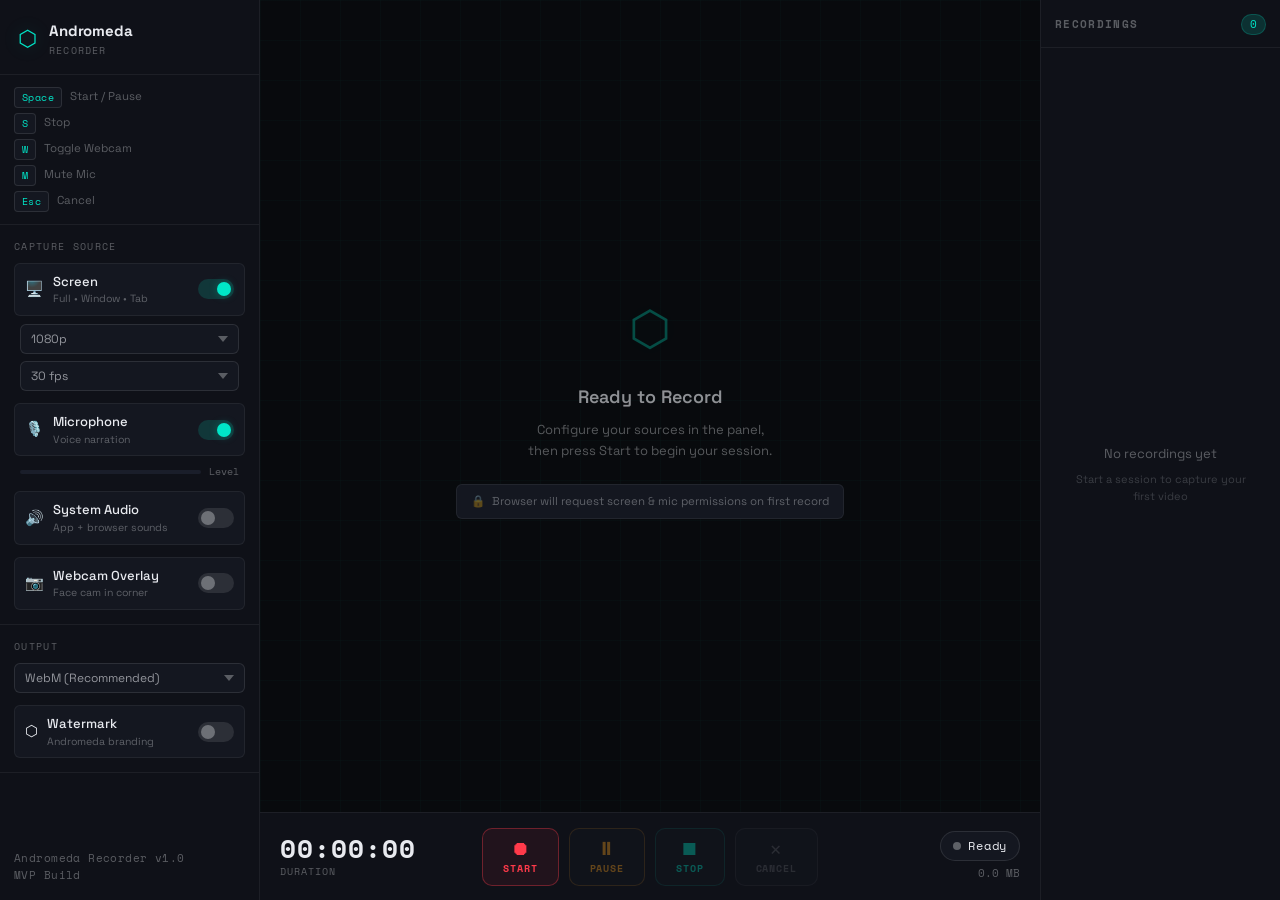
<file: index.html>
<!DOCTYPE html>
<html lang="en">
<head>
  <meta charset="UTF-8" />
  <meta name="viewport" content="width=device-width, initial-scale=1.0" />
  <title>Andromeda Recorder — Studio</title>
  <link rel="preconnect" href="https://fonts.googleapis.com" />
  <link href="https://fonts.googleapis.com/css2?family=Space+Grotesk:wght@300;400;500;600;700&family=Space+Mono:wght@400;700&display=swap" rel="stylesheet" />
  <link rel="stylesheet" href="styles.css" />
</head>
<body>

<!-- ══════════════════════════════════════════════════
     ANDROMEDA RECORDER — Professional Studio Interface
     Web-based · MediaRecorder API · WebRTC
══════════════════════════════════════════════════ -->

<!-- Recording Indicator (top-left, always visible while recording) -->
<div class="rec-indicator" id="recIndicator">
  <span class="rec-dot"></span>
  <span class="rec-label">REC</span>
  <span class="rec-timer" id="indicatorTimer">00:00</span>
</div>

<!-- Watermark overlay (appears on preview + can be toggled) -->
<div class="watermark" id="watermark">
  <span class="wm-logo">⬡</span>
  <span class="wm-text">ANDROMEDA</span>
</div>

<!-- ══ MAIN APP SHELL ══ -->
<div class="app-shell">

  <!-- ── SIDEBAR ── -->
  <aside class="sidebar">
    <div class="sidebar-logo">
      <span class="logo-icon">⬡</span>
      <div>
        <span class="logo-name">Andromeda</span>
        <span class="logo-sub">Recorder</span>
      </div>
    </div>

    <!-- Keyboard shortcut hints -->
    <div class="shortcut-hints">
      <div class="hint"><kbd>Space</kbd> Start / Pause</div>
      <div class="hint"><kbd>S</kbd> Stop</div>
      <div class="hint"><kbd>W</kbd> Toggle Webcam</div>
      <div class="hint"><kbd>M</kbd> Mute Mic</div>
      <div class="hint"><kbd>Esc</kbd> Cancel</div>
    </div>

    <!-- Source selection -->
    <div class="sidebar-section">
      <div class="section-label">CAPTURE SOURCE</div>

      <div class="source-group">
        <label class="toggle-row" id="screenToggleRow">
          <div class="toggle-info">
            <span class="toggle-icon">🖥️</span>
            <div>
              <span class="toggle-title">Screen</span>
              <span class="toggle-sub">Full • Window • Tab</span>
            </div>
          </div>
          <label class="switch">
            <input type="checkbox" id="screenToggle" checked>
            <span class="slider"></span>
          </label>
        </label>

        <div class="sub-options" id="screenSubOptions">
          <select class="mini-select" id="screenQuality">
            <option value="720">720p</option>
            <option value="1080" selected>1080p</option>
            <option value="1440">1440p (if supported)</option>
          </select>
          <select class="mini-select" id="frameRate">
            <option value="24">24 fps</option>
            <option value="30" selected>30 fps</option>
            <option value="60">60 fps</option>
          </select>
        </div>
      </div>

      <div class="source-group">
        <label class="toggle-row">
          <div class="toggle-info">
            <span class="toggle-icon">🎙️</span>
            <div>
              <span class="toggle-title">Microphone</span>
              <span class="toggle-sub">Voice narration</span>
            </div>
          </div>
          <label class="switch">
            <input type="checkbox" id="micToggle" checked>
            <span class="slider"></span>
          </label>
        </label>
        <div class="sub-options">
          <div class="mic-level-wrap">
            <div class="mic-level-bar">
              <div class="mic-level-fill" id="micLevelFill"></div>
            </div>
            <span class="mic-level-label">Level</span>
          </div>
        </div>
      </div>

      <div class="source-group">
        <label class="toggle-row">
          <div class="toggle-info">
            <span class="toggle-icon">🔊</span>
            <div>
              <span class="toggle-title">System Audio</span>
              <span class="toggle-sub">App + browser sounds</span>
            </div>
          </div>
          <label class="switch">
            <input type="checkbox" id="sysAudioToggle">
            <span class="slider"></span>
          </label>
        </label>
      </div>

      <div class="source-group">
        <label class="toggle-row">
          <div class="toggle-info">
            <span class="toggle-icon">📷</span>
            <div>
              <span class="toggle-title">Webcam Overlay</span>
              <span class="toggle-sub">Face cam in corner</span>
            </div>
          </div>
          <label class="switch">
            <input type="checkbox" id="webcamToggle">
            <span class="slider"></span>
          </label>
        </label>
        <div class="sub-options" id="webcamSubOptions" style="display:none">
          <div class="section-label" style="margin-top:0">POSITION</div>
          <div class="position-grid">
            <button class="pos-btn" data-pos="top-left">↖</button>
            <button class="pos-btn" data-pos="top-right">↗</button>
            <button class="pos-btn active" data-pos="bottom-left">↙</button>
            <button class="pos-btn" data-pos="bottom-right">↘</button>
          </div>
          <div class="section-label" style="margin-top:10px">SIZE</div>
          <input type="range" class="mini-range" id="webcamSize" min="100" max="320" value="180" />
          <span class="range-val" id="webcamSizeVal">180px</span>
        </div>
      </div>
    </div>

    <!-- Output settings -->
    <div class="sidebar-section">
      <div class="section-label">OUTPUT</div>
      <div class="source-group">
        <select class="mini-select full-width" id="outputFormat">
          <option value="webm">WebM (Recommended)</option>
          <option value="mp4">MP4 (Compatibility)</option>
        </select>
      </div>
      <div class="source-group">
        <label class="toggle-row">
          <div class="toggle-info">
            <span class="toggle-icon">⬡</span>
            <div>
              <span class="toggle-title">Watermark</span>
              <span class="toggle-sub">Andromeda branding</span>
            </div>
          </div>
          <label class="switch">
            <input type="checkbox" id="watermarkToggle">
            <span class="slider"></span>
          </label>
        </label>
        <div class="sub-options" id="watermarkSubOptions" style="display:none">
          <input type="text" class="mini-input" id="watermarkText" value="ANDROMEDA" placeholder="Brand name" maxlength="20" />
        </div>
      </div>
    </div>

    <!-- Sidebar version -->
    <div class="sidebar-footer">
      <span>Andromeda Recorder v1.0</span>
      <span>MVP Build</span>
    </div>
  </aside>

  <!-- ── MAIN CONTENT ── -->
  <main class="main-content">

    <!-- Preview area -->
    <div class="preview-area">
      <!-- Idle state -->
      <div class="preview-idle" id="previewIdle">
        <div class="idle-icon">⬡</div>
        <p class="idle-title">Ready to Record</p>
        <p class="idle-sub">Configure your sources in the panel,<br>then press Start to begin your session.</p>
        <div class="idle-browser-note">
          <span>🔒</span>
          <span>Browser will request screen & mic permissions on first record</span>
        </div>
      </div>

      <!-- Live preview video (screen share preview) -->
      <video id="previewVideo" class="preview-video" autoplay muted playsinline></video>

      <!-- Webcam overlay — draggable / resizable -->
      <div class="webcam-overlay" id="webcamOverlay" style="display:none">
        <video id="webcamVideo" autoplay muted playsinline></video>
        <div class="webcam-resize-handle" id="webcamResizeHandle"></div>
        <div class="webcam-drag-hint">⤢ drag</div>
      </div>

      <!-- Countdown overlay -->
      <div class="countdown-overlay" id="countdownOverlay" style="display:none">
        <div class="countdown-num" id="countdownNum">3</div>
        <div class="countdown-label">Starting in...</div>
      </div>

      <!-- Paused overlay -->
      <div class="paused-overlay" id="pausedOverlay" style="display:none">
        <div class="paused-icon">⏸</div>
        <div class="paused-label">PAUSED</div>
      </div>
    </div>

    <!-- ── CONTROL BAR ── -->
    <div class="control-bar">

      <!-- Timer section -->
      <div class="control-timer">
        <div class="timer-display" id="timerDisplay">00:00:00</div>
        <div class="timer-sub" id="timerSub">Duration</div>
      </div>

      <!-- Main controls -->
      <div class="control-center">
        <!-- START button -->
        <button class="ctrl-btn btn-start" id="btnStart" title="Start Recording (Space)">
          <span class="btn-icon">⏺</span>
          <span class="btn-label">START</span>
        </button>

        <!-- PAUSE button -->
        <button class="ctrl-btn btn-pause" id="btnPause" title="Pause Recording (Space)" disabled>
          <span class="btn-icon">⏸</span>
          <span class="btn-label">PAUSE</span>
        </button>

        <!-- STOP button -->
        <button class="ctrl-btn btn-stop" id="btnStop" title="Stop Recording (S)" disabled>
          <span class="btn-icon">⏹</span>
          <span class="btn-label">STOP</span>
        </button>

        <!-- Cancel button -->
        <button class="ctrl-btn btn-cancel" id="btnCancel" title="Cancel & Discard (Esc)" disabled>
          <span class="btn-icon">✕</span>
          <span class="btn-label">CANCEL</span>
        </button>
      </div>

      <!-- Status section -->
      <div class="control-status">
        <div class="status-pill" id="statusPill">
          <span class="status-dot dot-idle"></span>
          <span class="status-text" id="statusText">Ready</span>
        </div>
        <div class="status-size" id="statusSize">0.0 MB</div>
      </div>

    </div>

  </main>

  <!-- ── RECORDINGS PANEL ── -->
  <div class="recordings-panel">
    <div class="recordings-header">
      <span class="recordings-title">Recordings</span>
      <span class="recordings-count" id="recordingsCount">0</span>
    </div>
    <div class="recordings-list" id="recordingsList">
      <div class="recordings-empty">
        <span>No recordings yet</span>
        <span class="recordings-empty-sub">Start a session to capture your first video</span>
      </div>
    </div>
  </div>

</div>

<!-- ══ EDITOR MODAL ══ -->
<div class="modal-backdrop" id="editorBackdrop" style="display:none">
  <div class="editor-modal">
    <div class="editor-header">
      <div class="editor-title">
        <span class="editor-icon">✂️</span>
        <span id="editorFilename">recording.webm</span>
      </div>
      <button class="editor-close" id="editorClose">✕</button>
    </div>

    <!-- Editor preview -->
    <div class="editor-preview">
      <video id="editorVideo" controls></video>
    </div>

    <!-- Trim controls -->
    <div class="editor-trim-section">
      <div class="trim-label">TRIM</div>
      <div class="trim-timeline" id="trimTimeline">
        <div class="trim-track">
          <!-- Trim handles -->
          <div class="trim-handle trim-start" id="trimStart"></div>
          <div class="trim-selection" id="trimSelection"></div>
          <div class="trim-handle trim-end" id="trimEnd"></div>
          <!-- Playhead -->
          <div class="trim-playhead" id="trimPlayhead"></div>
        </div>
        <div class="trim-time-labels">
          <span id="trimStartLabel">0:00</span>
          <span id="trimEndLabel">0:00</span>
        </div>
      </div>
      <div class="trim-values">
        <div class="trim-val-group">
          <label>Start</label>
          <input type="number" class="trim-input" id="trimStartInput" value="0" min="0" step="0.1" />
          <span>sec</span>
        </div>
        <div class="trim-val-group">
          <label>End</label>
          <input type="number" class="trim-input" id="trimEndInput" value="0" min="0" step="0.1" />
          <span>sec</span>
        </div>
      </div>
    </div>

    <!-- Editor actions -->
    <div class="editor-actions">
      <button class="editor-btn btn-preview-trim" id="btnPreviewTrim">
        ▶ Preview Trim
      </button>
      <button class="editor-btn btn-apply-trim" id="btnApplyTrim">
        ✂ Export Trimmed
      </button>
      <button class="editor-btn btn-download-original" id="btnDownloadOriginal">
        ↓ Download Original
      </button>
    </div>

    <div class="editor-note">
      Note: Browser-based trim uses metadata markers. For frame-perfect cuts, use the exported file in a video editor like DaVinci Resolve or Kdenlive.
    </div>
  </div>
</div>

<!-- ══ TOAST NOTIFICATION ══ -->
<div class="toast" id="toast"></div>

<script src="script.js"></script>
</body>
</html>
</file>
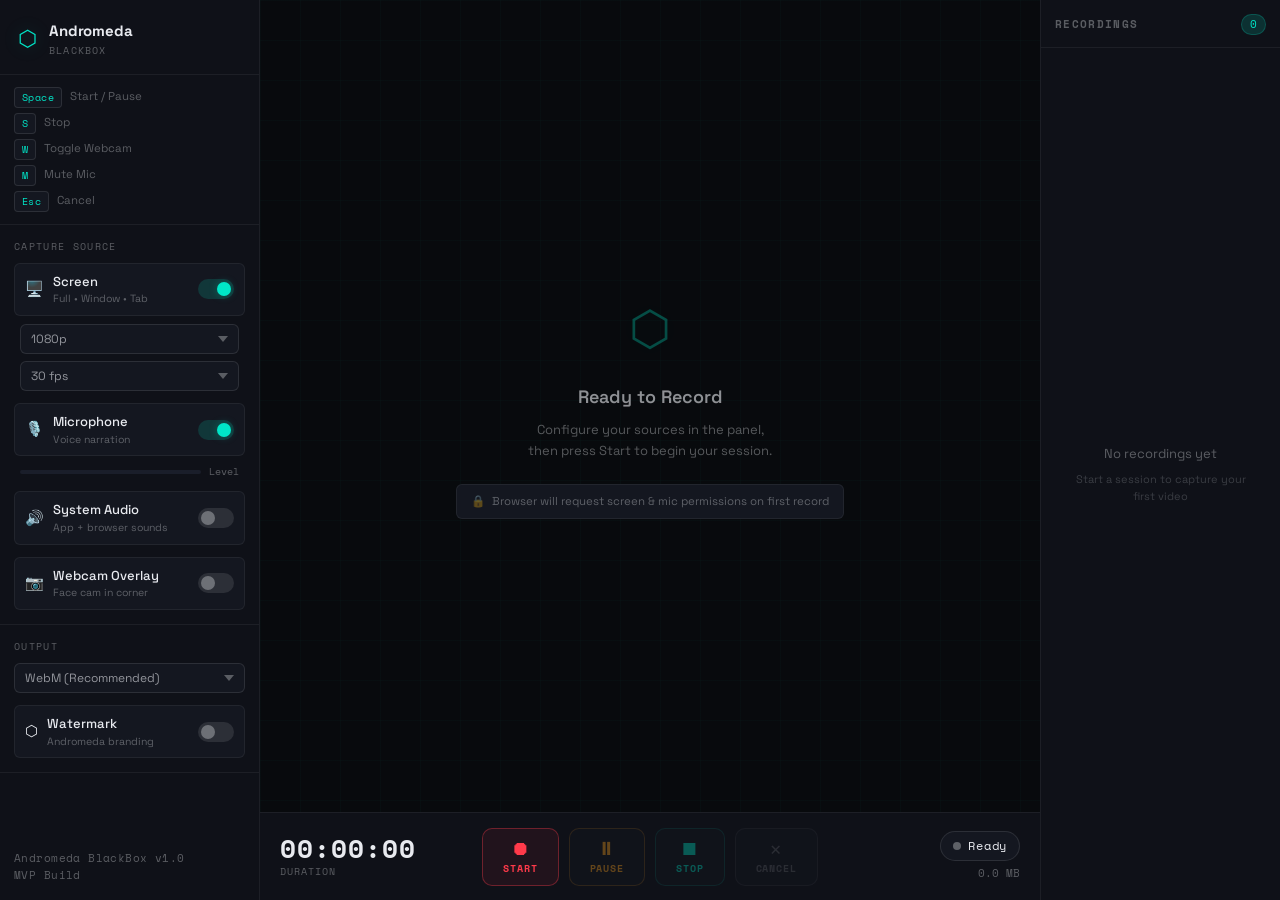
<file: Andromeda Black box/files (6)/index.html>
<!DOCTYPE html>
<html lang="en">
<head>
  <meta charset="UTF-8" />
  <meta name="viewport" content="width=device-width, initial-scale=1.0" />
  <title>Andromeda BlackBox — Studio</title>
  <link rel="preconnect" href="https://fonts.googleapis.com" />
  <link href="https://fonts.googleapis.com/css2?family=Space+Grotesk:wght@300;400;500;600;700&family=Space+Mono:wght@400;700&display=swap" rel="stylesheet" />
  <link rel="stylesheet" href="styles.css" />
</head>
<body>

<!-- ══════════════════════════════════════════════════
     ANDROMEDA BLACKBOX — Professional Studio Interface
     Web-based · MediaRecorder API · WebRTC
══════════════════════════════════════════════════ -->

<!-- Recording Indicator (top-left, always visible while recording) -->
<div class="rec-indicator" id="recIndicator">
  <span class="rec-dot"></span>
  <span class="rec-label">REC</span>
  <span class="rec-timer" id="indicatorTimer">00:00</span>
</div>

<!-- Watermark overlay (appears on preview + can be toggled) -->
<div class="watermark" id="watermark">
  <span class="wm-logo">⬡</span>
  <span class="wm-text">ANDROMEDA</span>
</div>

<!-- ══ MAIN APP SHELL ══ -->
<div class="app-shell">

  <!-- ── SIDEBAR ── -->
  <aside class="sidebar">
    <div class="sidebar-logo">
      <span class="logo-icon">⬡</span>
      <div>
        <span class="logo-name">Andromeda</span>
        <span class="logo-sub">BlackBox</span>
      </div>
    </div>

    <!-- Keyboard shortcut hints -->
    <div class="shortcut-hints">
      <div class="hint"><kbd>Space</kbd> Start / Pause</div>
      <div class="hint"><kbd>S</kbd> Stop</div>
      <div class="hint"><kbd>W</kbd> Toggle Webcam</div>
      <div class="hint"><kbd>M</kbd> Mute Mic</div>
      <div class="hint"><kbd>Esc</kbd> Cancel</div>
    </div>

    <!-- Source selection -->
    <div class="sidebar-section">
      <div class="section-label">CAPTURE SOURCE</div>

      <div class="source-group">
        <label class="toggle-row" id="screenToggleRow">
          <div class="toggle-info">
            <span class="toggle-icon">🖥️</span>
            <div>
              <span class="toggle-title">Screen</span>
              <span class="toggle-sub">Full • Window • Tab</span>
            </div>
          </div>
          <label class="switch">
            <input type="checkbox" id="screenToggle" checked>
            <span class="slider"></span>
          </label>
        </label>

        <div class="sub-options" id="screenSubOptions">
          <select class="mini-select" id="screenQuality">
            <option value="720">720p</option>
            <option value="1080" selected>1080p</option>
            <option value="1440">1440p (if supported)</option>
          </select>
          <select class="mini-select" id="frameRate">
            <option value="24">24 fps</option>
            <option value="30" selected>30 fps</option>
            <option value="60">60 fps</option>
          </select>
        </div>
      </div>

      <div class="source-group">
        <label class="toggle-row">
          <div class="toggle-info">
            <span class="toggle-icon">🎙️</span>
            <div>
              <span class="toggle-title">Microphone</span>
              <span class="toggle-sub">Voice narration</span>
            </div>
          </div>
          <label class="switch">
            <input type="checkbox" id="micToggle" checked>
            <span class="slider"></span>
          </label>
        </label>
        <div class="sub-options">
          <div class="mic-level-wrap">
            <div class="mic-level-bar">
              <div class="mic-level-fill" id="micLevelFill"></div>
            </div>
            <span class="mic-level-label">Level</span>
          </div>
        </div>
      </div>

      <div class="source-group">
        <label class="toggle-row">
          <div class="toggle-info">
            <span class="toggle-icon">🔊</span>
            <div>
              <span class="toggle-title">System Audio</span>
              <span class="toggle-sub">App + browser sounds</span>
            </div>
          </div>
          <label class="switch">
            <input type="checkbox" id="sysAudioToggle">
            <span class="slider"></span>
          </label>
        </label>
      </div>

      <div class="source-group">
        <label class="toggle-row">
          <div class="toggle-info">
            <span class="toggle-icon">📷</span>
            <div>
              <span class="toggle-title">Webcam Overlay</span>
              <span class="toggle-sub">Face cam in corner</span>
            </div>
          </div>
          <label class="switch">
            <input type="checkbox" id="webcamToggle">
            <span class="slider"></span>
          </label>
        </label>
        <div class="sub-options" id="webcamSubOptions" style="display:none">
          <div class="section-label" style="margin-top:0">POSITION</div>
          <div class="position-grid">
            <button class="pos-btn" data-pos="top-left">↖</button>
            <button class="pos-btn" data-pos="top-right">↗</button>
            <button class="pos-btn active" data-pos="bottom-left">↙</button>
            <button class="pos-btn" data-pos="bottom-right">↘</button>
          </div>
          <div class="section-label" style="margin-top:10px">SIZE</div>
          <input type="range" class="mini-range" id="webcamSize" min="100" max="320" value="180" />
          <span class="range-val" id="webcamSizeVal">180px</span>
        </div>
      </div>
    </div>

    <!-- Output settings -->
    <div class="sidebar-section">
      <div class="section-label">OUTPUT</div>
      <div class="source-group">
        <select class="mini-select full-width" id="outputFormat">
          <option value="webm">WebM (Recommended)</option>
          <option value="mp4">MP4 (Compatibility)</option>
        </select>
      </div>
      <div class="source-group">
        <label class="toggle-row">
          <div class="toggle-info">
            <span class="toggle-icon">⬡</span>
            <div>
              <span class="toggle-title">Watermark</span>
              <span class="toggle-sub">Andromeda branding</span>
            </div>
          </div>
          <label class="switch">
            <input type="checkbox" id="watermarkToggle">
            <span class="slider"></span>
          </label>
        </label>
        <div class="sub-options" id="watermarkSubOptions" style="display:none">
          <input type="text" class="mini-input" id="watermarkText" value="ANDROMEDA" placeholder="Brand name" maxlength="20" />
        </div>
      </div>
    </div>

    <!-- Sidebar version -->
    <div class="sidebar-footer">
      <span>Andromeda BlackBox v1.0</span>
      <span>MVP Build</span>
    </div>
  </aside>

  <!-- ── MAIN CONTENT ── -->
  <main class="main-content">

    <!-- Preview area -->
    <div class="preview-area">
      <!-- Idle state -->
      <div class="preview-idle" id="previewIdle">
        <div class="idle-icon">⬡</div>
        <p class="idle-title">Ready to Record</p>
        <p class="idle-sub">Configure your sources in the panel,<br>then press Start to begin your session.</p>
        <div class="idle-browser-note">
          <span>🔒</span>
          <span>Browser will request screen & mic permissions on first record</span>
        </div>
      </div>

      <!-- Live preview video (screen share preview) -->
      <video id="previewVideo" class="preview-video" autoplay muted playsinline></video>

      <!-- Webcam overlay — draggable / resizable -->
      <div class="webcam-overlay" id="webcamOverlay" style="display:none">
        <video id="webcamVideo" autoplay muted playsinline></video>
        <div class="webcam-resize-handle" id="webcamResizeHandle"></div>
        <div class="webcam-drag-hint">⤢ drag</div>
      </div>

      <!-- Countdown overlay -->
      <div class="countdown-overlay" id="countdownOverlay" style="display:none">
        <div class="countdown-num" id="countdownNum">3</div>
        <div class="countdown-label">Starting in...</div>
      </div>

      <!-- Paused overlay -->
      <div class="paused-overlay" id="pausedOverlay" style="display:none">
        <div class="paused-icon">⏸</div>
        <div class="paused-label">PAUSED</div>
      </div>
    </div>

    <!-- ── CONTROL BAR ── -->
    <div class="control-bar">

      <!-- Timer section -->
      <div class="control-timer">
        <div class="timer-display" id="timerDisplay">00:00:00</div>
        <div class="timer-sub" id="timerSub">Duration</div>
      </div>

      <!-- Main controls -->
      <div class="control-center">
        <!-- START button -->
        <button class="ctrl-btn btn-start" id="btnStart" title="Start Recording (Space)">
          <span class="btn-icon">⏺</span>
          <span class="btn-label">START</span>
        </button>

        <!-- PAUSE button -->
        <button class="ctrl-btn btn-pause" id="btnPause" title="Pause Recording (Space)" disabled>
          <span class="btn-icon">⏸</span>
          <span class="btn-label">PAUSE</span>
        </button>

        <!-- STOP button -->
        <button class="ctrl-btn btn-stop" id="btnStop" title="Stop Recording (S)" disabled>
          <span class="btn-icon">⏹</span>
          <span class="btn-label">STOP</span>
        </button>

        <!-- Cancel button -->
        <button class="ctrl-btn btn-cancel" id="btnCancel" title="Cancel & Discard (Esc)" disabled>
          <span class="btn-icon">✕</span>
          <span class="btn-label">CANCEL</span>
        </button>
      </div>

      <!-- Status section -->
      <div class="control-status">
        <div class="status-pill" id="statusPill">
          <span class="status-dot dot-idle"></span>
          <span class="status-text" id="statusText">Ready</span>
        </div>
        <div class="status-size" id="statusSize">0.0 MB</div>
      </div>

    </div>

  </main>

  <!-- ── RECORDINGS PANEL ── -->
  <div class="recordings-panel">
    <div class="recordings-header">
      <span class="recordings-title">Recordings</span>
      <span class="recordings-count" id="recordingsCount">0</span>
    </div>
    <div class="recordings-list" id="recordingsList">
      <div class="recordings-empty">
        <span>No recordings yet</span>
        <span class="recordings-empty-sub">Start a session to capture your first video</span>
      </div>
    </div>
  </div>

</div>

<!-- ══ EDITOR MODAL ══ -->
<div class="modal-backdrop" id="editorBackdrop" style="display:none">
  <div class="editor-modal">
    <div class="editor-header">
      <div class="editor-title">
        <span class="editor-icon">✂️</span>
        <span id="editorFilename">recording.webm</span>
      </div>
      <button class="editor-close" id="editorClose">✕</button>
    </div>

    <!-- Editor preview -->
    <div class="editor-preview">
      <video id="editorVideo" controls></video>
    </div>

    <!-- Trim controls -->
    <div class="editor-trim-section">
      <div class="trim-label">TRIM</div>
      <div class="trim-timeline" id="trimTimeline">
        <div class="trim-track">
          <!-- Trim handles -->
          <div class="trim-handle trim-start" id="trimStart"></div>
          <div class="trim-selection" id="trimSelection"></div>
          <div class="trim-handle trim-end" id="trimEnd"></div>
          <!-- Playhead -->
          <div class="trim-playhead" id="trimPlayhead"></div>
        </div>
        <div class="trim-time-labels">
          <span id="trimStartLabel">0:00</span>
          <span id="trimEndLabel">0:00</span>
        </div>
      </div>
      <div class="trim-values">
        <div class="trim-val-group">
          <label>Start</label>
          <input type="number" class="trim-input" id="trimStartInput" value="0" min="0" step="0.1" />
          <span>sec</span>
        </div>
        <div class="trim-val-group">
          <label>End</label>
          <input type="number" class="trim-input" id="trimEndInput" value="0" min="0" step="0.1" />
          <span>sec</span>
        </div>
      </div>
    </div>

    <!-- Editor actions -->
    <div class="editor-actions">
      <button class="editor-btn btn-preview-trim" id="btnPreviewTrim">
        ▶ Preview Trim
      </button>
      <button class="editor-btn btn-apply-trim" id="btnApplyTrim">
        ✂ Export Trimmed
      </button>
      <button class="editor-btn btn-download-original" id="btnDownloadOriginal">
        ↓ Download Original
      </button>
    </div>

    <div class="editor-note">
      Note: Browser-based trim uses metadata markers. For frame-perfect cuts, use the exported file in a video editor like DaVinci Resolve or Kdenlive.
    </div>
  </div>
</div>

<!-- ══ TOAST NOTIFICATION ══ -->
<div class="toast" id="toast"></div>

<script src="script.js"></script>
</body>
</html>
</file>
<file: styles.css>
/* ═══════════════════════════════════════════════════════════
   ANDROMEDA RECORDER — styles.css
   Aesthetic: Industrial Control Room × Dark Studio
   Fonts: Space Grotesk (UI) + Space Mono (code/numbers)
   Palette: Deep Obsidian + Electric Cyan + Signal Red
═══════════════════════════════════════════════════════════ */

/* ── CSS VARIABLES ── */
:root {
  /* Core palette */
  --bg-base:       #0A0C10;
  --bg-panel:      #0F1118;
  --bg-card:       #141720;
  --bg-hover:      #1A1E2A;
  --bg-active:     #1E2335;

  /* Borders */
  --border:        rgba(255,255,255,0.06);
  --border2:       rgba(255,255,255,0.10);
  --border-bright: rgba(0,230,200,0.25);

  /* Text */
  --text:          #E8EAEF;
  --text2:         rgba(232,234,239,0.6);
  --text3:         rgba(232,234,239,0.35);

  /* Accent: Electric Cyan */
  --cyan:          #00E6C8;
  --cyan-dim:      rgba(0,230,200,0.15);
  --cyan-glow:     rgba(0,230,200,0.25);
  --cyan-dark:     #00B89A;

  /* Signal colours */
  --red:           #FF3A4A;
  --red-dim:       rgba(255,58,74,0.15);
  --red-glow:      rgba(255,58,74,0.3);
  --amber:         #FFA620;
  --amber-dim:     rgba(255,166,32,0.12);
  --green:         #00D68F;
  --green-dim:     rgba(0,214,143,0.12);

  /* Sizing */
  --sidebar-w:     260px;
  --recordings-w:  240px;
  --ctrl-h:        88px;
  --radius:        10px;
  --radius-sm:     6px;

  /* Fonts */
  --font-ui:       'Space Grotesk', sans-serif;
  --font-mono:     'Space Mono', monospace;
}

/* ── RESET ── */
*, *::before, *::after {
  margin: 0; padding: 0;
  box-sizing: border-box;
}
html, body {
  height: 100%;
  overflow: hidden;
  background: var(--bg-base);
  color: var(--text);
  font-family: var(--font-ui);
  font-size: 14px;
  line-height: 1.5;
  -webkit-font-smoothing: antialiased;
}
a { text-decoration: none; color: inherit; }
button { font-family: var(--font-ui); cursor: pointer; border: none; outline: none; }
select, input { font-family: var(--font-ui); outline: none; }
::-webkit-scrollbar { width: 4px; }
::-webkit-scrollbar-track { background: var(--bg-base); }
::-webkit-scrollbar-thumb { background: rgba(255,255,255,0.12); border-radius: 4px; }
::selection { background: var(--cyan-dim); }

/* ── RECORDING INDICATOR (global overlay) ── */
.rec-indicator {
  position: fixed;
  top: 14px; left: 50%;
  transform: translateX(-50%) translateY(-80px);
  z-index: 9000;
  display: flex;
  align-items: center;
  gap: 8px;
  background: rgba(10,12,16,0.92);
  border: 1px solid rgba(255,58,74,0.4);
  border-radius: 100px;
  padding: 6px 14px 6px 10px;
  backdrop-filter: blur(12px);
  transition: transform 0.4s cubic-bezier(0.34,1.56,0.64,1);
  pointer-events: none;
}
.rec-indicator.visible { transform: translateX(-50%) translateY(0); }

.rec-dot {
  width: 10px; height: 10px;
  border-radius: 50%;
  background: var(--red);
  box-shadow: 0 0 8px var(--red-glow);
  animation: rec-pulse 1.4s ease-in-out infinite;
}
@keyframes rec-pulse {
  0%, 100% { opacity: 1; transform: scale(1); }
  50%       { opacity: 0.5; transform: scale(0.8); }
}

.rec-label {
  font-family: var(--font-mono);
  font-size: 11px;
  font-weight: 700;
  color: var(--red);
  letter-spacing: 0.1em;
}
.rec-timer {
  font-family: var(--font-mono);
  font-size: 12px;
  color: var(--text2);
  letter-spacing: 0.05em;
}

/* ── WATERMARK ── */
.watermark {
  position: fixed;
  bottom: 110px; right: 20px;
  z-index: 8000;
  display: none;
  align-items: center;
  gap: 6px;
  padding: 4px 10px;
  background: rgba(0,0,0,0.45);
  border: 1px solid rgba(0,230,200,0.2);
  border-radius: 4px;
  backdrop-filter: blur(6px);
  pointer-events: none;
}
.watermark.visible { display: flex; }
.wm-logo { color: var(--cyan); font-size: 12px; }
.wm-text {
  font-family: var(--font-mono);
  font-size: 10px;
  font-weight: 700;
  color: rgba(255,255,255,0.5);
  letter-spacing: 0.15em;
}

/* ── APP SHELL (3-column grid) ── */
.app-shell {
  display: grid;
  grid-template-columns: var(--sidebar-w) 1fr var(--recordings-w);
  grid-template-rows: 1fr;
  height: 100vh;
  position: relative;
}

/* ══ SIDEBAR ══ */
.sidebar {
  background: var(--bg-panel);
  border-right: 1px solid var(--border);
  display: flex;
  flex-direction: column;
  overflow-y: auto;
  overflow-x: hidden;
  padding: 0 0 16px;
}

/* Logo */
.sidebar-logo {
  display: flex;
  align-items: center;
  gap: 12px;
  padding: 20px 18px 16px;
  border-bottom: 1px solid var(--border);
  position: sticky;
  top: 0;
  background: var(--bg-panel);
  z-index: 10;
}
.logo-icon {
  font-size: 22px;
  color: var(--cyan);
  filter: drop-shadow(0 0 8px var(--cyan-glow));
  flex-shrink: 0;
}
.logo-name {
  display: block;
  font-size: 15px;
  font-weight: 700;
  letter-spacing: -0.01em;
  color: var(--text);
}
.logo-sub {
  display: block;
  font-size: 10px;
  font-family: var(--font-mono);
  letter-spacing: 0.12em;
  color: var(--text3);
  text-transform: uppercase;
}

/* Keyboard shortcuts */
.shortcut-hints {
  padding: 12px 14px;
  border-bottom: 1px solid var(--border);
  display: flex;
  flex-direction: column;
  gap: 5px;
}
.hint {
  display: flex;
  align-items: center;
  gap: 8px;
  font-size: 11.5px;
  color: var(--text3);
}
kbd {
  font-family: var(--font-mono);
  font-size: 10px;
  background: var(--bg-card);
  border: 1px solid var(--border2);
  border-radius: 4px;
  padding: 2px 7px;
  color: var(--cyan);
  letter-spacing: 0.04em;
}

/* Sidebar sections */
.sidebar-section {
  padding: 14px;
  border-bottom: 1px solid var(--border);
}
.section-label {
  font-size: 9.5px;
  font-family: var(--font-mono);
  letter-spacing: 0.14em;
  color: var(--text3);
  text-transform: uppercase;
  margin-bottom: 10px;
}
.source-group { margin-bottom: 12px; }
.source-group:last-child { margin-bottom: 0; }

/* Toggle rows */
.toggle-row {
  display: flex;
  align-items: center;
  justify-content: space-between;
  padding: 8px 10px;
  background: var(--bg-card);
  border: 1px solid var(--border);
  border-radius: var(--radius-sm);
  cursor: pointer;
  transition: all 0.18s;
}
.toggle-row:hover {
  background: var(--bg-hover);
  border-color: var(--border2);
}
.toggle-info {
  display: flex;
  align-items: center;
  gap: 9px;
}
.toggle-icon { font-size: 15px; }
.toggle-title {
  display: block;
  font-size: 13px;
  font-weight: 500;
}
.toggle-sub {
  display: block;
  font-size: 10.5px;
  color: var(--text3);
}

/* Toggle switch */
.switch { position: relative; width: 36px; height: 20px; flex-shrink: 0; }
.switch input { opacity: 0; width: 0; height: 0; }
.slider {
  position: absolute;
  inset: 0;
  background: rgba(255,255,255,0.1);
  border-radius: 20px;
  cursor: pointer;
  transition: background 0.2s;
}
.slider::before {
  content: '';
  position: absolute;
  left: 3px; top: 3px;
  width: 14px; height: 14px;
  background: var(--text3);
  border-radius: 50%;
  transition: all 0.2s cubic-bezier(0.34,1.56,0.64,1);
}
.switch input:checked + .slider { background: var(--cyan-dim); }
.switch input:checked + .slider::before {
  background: var(--cyan);
  transform: translateX(16px);
  box-shadow: 0 0 8px var(--cyan-glow);
}

/* Sub-options */
.sub-options {
  padding: 8px 6px 0;
  display: flex;
  flex-direction: column;
  gap: 7px;
}

/* Micro UI elements */
.mini-select {
  width: 100%;
  background: var(--bg-card);
  border: 1px solid var(--border2);
  border-radius: var(--radius-sm);
  color: var(--text2);
  font-size: 12px;
  padding: 6px 10px;
  cursor: pointer;
  transition: border-color 0.18s;
  -webkit-appearance: none;
  background-image: url("data:image/svg+xml,%3Csvg xmlns='http://www.w3.org/2000/svg' width='10' height='6' viewBox='0 0 10 6'%3E%3Cpath d='M0 0l5 6 5-6z' fill='rgba(255,255,255,0.3)'/%3E%3C/svg%3E");
  background-repeat: no-repeat;
  background-position: right 10px center;
  padding-right: 28px;
}
.mini-select:focus { border-color: var(--cyan); }
.mini-select option { background: var(--bg-card); }

.mini-select.full-width { width: 100%; }

.mini-input {
  width: 100%;
  background: var(--bg-card);
  border: 1px solid var(--border2);
  border-radius: var(--radius-sm);
  color: var(--text);
  font-size: 12px;
  padding: 6px 10px;
  transition: border-color 0.18s;
}
.mini-input:focus { border-color: var(--cyan); }

.mini-range {
  -webkit-appearance: none;
  appearance: none;
  width: 100%;
  height: 4px;
  background: var(--bg-hover);
  border-radius: 4px;
  outline: none;
  cursor: pointer;
}
.mini-range::-webkit-slider-thumb {
  -webkit-appearance: none;
  appearance: none;
  width: 14px; height: 14px;
  border-radius: 50%;
  background: var(--cyan);
  cursor: pointer;
  box-shadow: 0 0 6px var(--cyan-glow);
}
.range-val {
  font-family: var(--font-mono);
  font-size: 10px;
  color: var(--text3);
  text-align: right;
}

/* Mic level */
.mic-level-wrap {
  display: flex;
  align-items: center;
  gap: 8px;
}
.mic-level-bar {
  flex: 1;
  height: 4px;
  background: var(--bg-hover);
  border-radius: 4px;
  overflow: hidden;
}
.mic-level-fill {
  height: 100%;
  width: 0%;
  background: linear-gradient(90deg, var(--cyan), var(--green));
  border-radius: 4px;
  transition: width 0.05s;
}
.mic-level-label {
  font-size: 10px;
  color: var(--text3);
  font-family: var(--font-mono);
}

/* Webcam position grid */
.position-grid {
  display: grid;
  grid-template-columns: 1fr 1fr;
  gap: 4px;
  max-width: 100px;
}
.pos-btn {
  height: 28px;
  background: var(--bg-card);
  border: 1px solid var(--border2);
  border-radius: 4px;
  color: var(--text3);
  font-size: 13px;
  transition: all 0.15s;
  cursor: pointer;
}
.pos-btn:hover, .pos-btn.active {
  background: var(--cyan-dim);
  border-color: var(--cyan);
  color: var(--cyan);
}

/* Sidebar footer */
.sidebar-footer {
  margin-top: auto;
  padding: 12px 14px 0;
  display: flex;
  flex-direction: column;
  gap: 2px;
  font-size: 10.5px;
  font-family: var(--font-mono);
  color: var(--text3);
  letter-spacing: 0.04em;
}

/* ══ MAIN CONTENT ══ */
.main-content {
  display: flex;
  flex-direction: column;
  overflow: hidden;
  background: var(--bg-base);
}

/* Preview area */
.preview-area {
  flex: 1;
  position: relative;
  overflow: hidden;
  background: #080A0D;
  display: flex;
  align-items: center;
  justify-content: center;
}

/* Subtle grid texture on preview */
.preview-area::before {
  content: '';
  position: absolute;
  inset: 0;
  background-image:
    linear-gradient(rgba(0,230,200,0.02) 1px, transparent 1px),
    linear-gradient(90deg, rgba(0,230,200,0.02) 1px, transparent 1px);
  background-size: 40px 40px;
  pointer-events: none;
  z-index: 0;
}

/* Idle state */
.preview-idle {
  position: absolute;
  inset: 0;
  display: flex;
  flex-direction: column;
  align-items: center;
  justify-content: center;
  z-index: 1;
  gap: 10px;
  text-align: center;
}
.preview-idle.hidden { display: none; }

.idle-icon {
  font-size: 48px;
  color: var(--cyan);
  opacity: 0.3;
  filter: drop-shadow(0 0 20px var(--cyan-glow));
  animation: idle-breathe 3s ease-in-out infinite;
  margin-bottom: 8px;
}
@keyframes idle-breathe {
  0%, 100% { opacity: 0.25; transform: scale(1); }
  50%       { opacity: 0.45; transform: scale(1.05); }
}

.idle-title {
  font-size: 18px;
  font-weight: 600;
  color: var(--text2);
}
.idle-sub {
  font-size: 13px;
  color: var(--text3);
  line-height: 1.6;
}
.idle-browser-note {
  display: flex;
  align-items: center;
  gap: 7px;
  margin-top: 12px;
  padding: 8px 14px;
  background: var(--bg-card);
  border: 1px solid var(--border);
  border-radius: var(--radius-sm);
  font-size: 11.5px;
  color: var(--text3);
}

/* Preview video */
.preview-video {
  width: 100%;
  height: 100%;
  object-fit: contain;
  display: none;
  position: relative;
  z-index: 2;
}
.preview-video.visible { display: block; }

/* Webcam overlay */
.webcam-overlay {
  position: absolute;
  bottom: 20px;
  left: 20px;
  width: 180px;
  height: 135px;
  border-radius: 10px;
  overflow: hidden;
  border: 2px solid rgba(0,230,200,0.4);
  box-shadow: 0 4px 24px rgba(0,0,0,0.6), 0 0 0 1px rgba(0,230,200,0.1);
  z-index: 10;
  cursor: move;
  transition: border-color 0.2s;
  user-select: none;
}
.webcam-overlay:hover { border-color: var(--cyan); }
.webcam-overlay video {
  width: 100%;
  height: 100%;
  object-fit: cover;
  transform: scaleX(-1); /* mirror effect */
}
.webcam-resize-handle {
  position: absolute;
  bottom: 0; right: 0;
  width: 18px; height: 18px;
  cursor: se-resize;
  background:
    linear-gradient(135deg, transparent 40%, rgba(0,230,200,0.5) 40%);
  border-radius: 0 0 8px 0;
  z-index: 11;
}
.webcam-drag-hint {
  position: absolute;
  top: 5px; right: 7px;
  font-size: 9px;
  color: rgba(255,255,255,0.4);
  font-family: var(--font-mono);
  pointer-events: none;
}

/* Countdown */
.countdown-overlay {
  position: absolute;
  inset: 0;
  z-index: 20;
  display: flex;
  flex-direction: column;
  align-items: center;
  justify-content: center;
  background: rgba(8,10,13,0.85);
  backdrop-filter: blur(4px);
}
.countdown-num {
  font-family: var(--font-mono);
  font-size: 120px;
  font-weight: 700;
  color: var(--cyan);
  line-height: 1;
  text-shadow: 0 0 60px var(--cyan-glow);
  animation: countdown-pop 1s ease-in-out;
}
@keyframes countdown-pop {
  0%   { transform: scale(1.4); opacity: 0; }
  20%  { transform: scale(1.0); opacity: 1; }
  80%  { transform: scale(0.95); opacity: 1; }
  100% { transform: scale(0.85); opacity: 0; }
}
.countdown-label {
  font-family: var(--font-mono);
  font-size: 14px;
  color: var(--text3);
  letter-spacing: 0.15em;
  text-transform: uppercase;
  margin-top: 12px;
}

/* Paused overlay */
.paused-overlay {
  position: absolute;
  inset: 0;
  z-index: 15;
  display: flex;
  flex-direction: column;
  align-items: center;
  justify-content: center;
  background: rgba(8,10,13,0.6);
  backdrop-filter: blur(2px);
  pointer-events: none;
}
.paused-icon { font-size: 48px; opacity: 0.6; }
.paused-label {
  font-family: var(--font-mono);
  font-size: 14px;
  letter-spacing: 0.2em;
  color: var(--amber);
  margin-top: 8px;
}

/* ══ CONTROL BAR ══ */
.control-bar {
  height: var(--ctrl-h);
  background: var(--bg-panel);
  border-top: 1px solid var(--border);
  display: grid;
  grid-template-columns: 180px 1fr 180px;
  align-items: center;
  padding: 0 20px;
  gap: 16px;
  flex-shrink: 0;
}

/* Timer */
.control-timer {}
.timer-display {
  font-family: var(--font-mono);
  font-size: 26px;
  font-weight: 700;
  color: var(--text);
  letter-spacing: 0.04em;
  line-height: 1;
}
.timer-sub {
  font-size: 10px;
  font-family: var(--font-mono);
  color: var(--text3);
  letter-spacing: 0.1em;
  text-transform: uppercase;
  margin-top: 3px;
}

/* Control buttons center */
.control-center {
  display: flex;
  align-items: center;
  justify-content: center;
  gap: 10px;
}

.ctrl-btn {
  display: flex;
  flex-direction: column;
  align-items: center;
  gap: 4px;
  padding: 10px 20px;
  border-radius: var(--radius);
  border: 1.5px solid var(--border2);
  background: var(--bg-card);
  color: var(--text2);
  font-size: 11px;
  font-family: var(--font-mono);
  letter-spacing: 0.08em;
  font-weight: 700;
  cursor: pointer;
  transition: all 0.18s;
  min-width: 68px;
}
.ctrl-btn:hover:not(:disabled) {
  transform: translateY(-1px);
  border-color: var(--border-bright);
}
.ctrl-btn:disabled {
  opacity: 0.35;
  cursor: not-allowed;
}
.btn-icon { font-size: 18px; line-height: 1; }
.btn-label { font-size: 9.5px; }

/* Button variants */
.btn-start {
  border-color: rgba(255,58,74,0.35);
  background: rgba(255,58,74,0.08);
  color: var(--red);
}
.btn-start:hover:not(:disabled) {
  background: rgba(255,58,74,0.18);
  border-color: var(--red);
  box-shadow: 0 0 20px var(--red-glow);
}
.btn-start.recording {
  background: rgba(255,58,74,0.2);
  border-color: var(--red);
  box-shadow: 0 0 20px rgba(255,58,74,0.25);
  animation: start-pulse 2s ease-in-out infinite;
}
@keyframes start-pulse {
  0%, 100% { box-shadow: 0 0 10px rgba(255,58,74,0.15); }
  50%       { box-shadow: 0 0 28px rgba(255,58,74,0.4); }
}

.btn-pause {
  border-color: rgba(255,166,32,0.35);
  color: var(--amber);
}
.btn-pause:hover:not(:disabled) {
  background: var(--amber-dim);
  border-color: var(--amber);
}
.btn-pause.active {
  background: var(--amber-dim);
  border-color: var(--amber);
}

.btn-stop {
  border-color: rgba(0,230,200,0.25);
  color: var(--cyan);
}
.btn-stop:hover:not(:disabled) {
  background: var(--cyan-dim);
  border-color: var(--cyan);
  box-shadow: 0 0 16px var(--cyan-glow);
}

.btn-cancel {
  border-color: rgba(255,255,255,0.1);
  color: var(--text3);
}
.btn-cancel:hover:not(:disabled) {
  background: rgba(255,58,74,0.08);
  border-color: rgba(255,58,74,0.3);
  color: var(--red);
}

/* Status section */
.control-status {
  display: flex;
  flex-direction: column;
  align-items: flex-end;
  gap: 5px;
}

.status-pill {
  display: flex;
  align-items: center;
  gap: 7px;
  padding: 5px 12px;
  background: var(--bg-card);
  border: 1px solid var(--border2);
  border-radius: 100px;
}
.status-dot {
  width: 8px; height: 8px;
  border-radius: 50%;
  flex-shrink: 0;
}
.dot-idle    { background: var(--text3); }
.dot-rec     { background: var(--red); box-shadow: 0 0 8px var(--red-glow); animation: rec-pulse 1.4s ease-in-out infinite; }
.dot-paused  { background: var(--amber); }
.dot-done    { background: var(--green); }

.status-text {
  font-size: 12px;
  font-weight: 500;
  font-family: var(--font-mono);
  letter-spacing: 0.06em;
}
.status-size {
  font-family: var(--font-mono);
  font-size: 10.5px;
  color: var(--text3);
}

/* ══ RECORDINGS PANEL ══ */
.recordings-panel {
  background: var(--bg-panel);
  border-left: 1px solid var(--border);
  display: flex;
  flex-direction: column;
  overflow: hidden;
}
.recordings-header {
  display: flex;
  align-items: center;
  justify-content: space-between;
  padding: 14px 14px 12px;
  border-bottom: 1px solid var(--border);
  position: sticky;
  top: 0;
  background: var(--bg-panel);
}
.recordings-title {
  font-size: 11px;
  font-family: var(--font-mono);
  font-weight: 700;
  letter-spacing: 0.12em;
  text-transform: uppercase;
  color: var(--text3);
}
.recordings-count {
  font-family: var(--font-mono);
  font-size: 11px;
  color: var(--cyan);
  background: var(--cyan-dim);
  border: 1px solid rgba(0,230,200,0.2);
  border-radius: 100px;
  padding: 1px 8px;
  min-width: 22px;
  text-align: center;
}
.recordings-list {
  flex: 1;
  overflow-y: auto;
  padding: 8px;
  display: flex;
  flex-direction: column;
  gap: 6px;
}
.recordings-empty {
  display: flex;
  flex-direction: column;
  align-items: center;
  justify-content: center;
  height: 100%;
  gap: 8px;
  text-align: center;
  padding: 20px;
}
.recordings-empty span:first-child {
  font-size: 13px;
  color: var(--text3);
}
.recordings-empty-sub {
  font-size: 11px;
  color: rgba(232,234,239,0.2);
  line-height: 1.5;
}

/* Recording card in list */
.rec-card {
  background: var(--bg-card);
  border: 1px solid var(--border);
  border-radius: var(--radius-sm);
  padding: 10px 10px 8px;
  cursor: pointer;
  transition: all 0.18s;
}
.rec-card:hover {
  background: var(--bg-hover);
  border-color: var(--border2);
}
.rec-card-thumb {
  width: 100%;
  height: 90px;
  background: var(--bg-base);
  border-radius: 4px;
  overflow: hidden;
  margin-bottom: 7px;
  display: flex;
  align-items: center;
  justify-content: center;
  font-size: 24px;
  color: var(--text3);
}
.rec-card-thumb video {
  width: 100%;
  height: 100%;
  object-fit: cover;
}
.rec-card-name {
  font-size: 11.5px;
  font-weight: 500;
  color: var(--text2);
  white-space: nowrap;
  overflow: hidden;
  text-overflow: ellipsis;
  margin-bottom: 3px;
}
.rec-card-meta {
  font-family: var(--font-mono);
  font-size: 10px;
  color: var(--text3);
  display: flex;
  justify-content: space-between;
  align-items: center;
}
.rec-card-actions {
  display: flex;
  gap: 5px;
  margin-top: 7px;
}
.rec-action-btn {
  flex: 1;
  padding: 5px 4px;
  background: var(--bg-base);
  border: 1px solid var(--border2);
  border-radius: 4px;
  color: var(--text3);
  font-size: 11px;
  font-family: var(--font-mono);
  cursor: pointer;
  transition: all 0.15s;
  white-space: nowrap;
}
.rec-action-btn:hover { color: var(--cyan); border-color: rgba(0,230,200,0.3); }
.rec-action-btn.delete:hover { color: var(--red); border-color: rgba(255,58,74,0.3); }

/* ══ EDITOR MODAL ══ */
.modal-backdrop {
  position: fixed;
  inset: 0;
  z-index: 1000;
  background: rgba(5,7,10,0.88);
  backdrop-filter: blur(8px);
  display: flex;
  align-items: center;
  justify-content: center;
  padding: 20px;
}

.editor-modal {
  background: var(--bg-panel);
  border: 1px solid var(--border2);
  border-radius: 14px;
  width: 100%;
  max-width: 760px;
  max-height: 90vh;
  overflow-y: auto;
  box-shadow: 0 24px 80px rgba(0,0,0,0.7), 0 0 0 1px rgba(0,230,200,0.05);
}

.editor-header {
  display: flex;
  align-items: center;
  justify-content: space-between;
  padding: 16px 20px;
  border-bottom: 1px solid var(--border);
  position: sticky;
  top: 0;
  background: var(--bg-panel);
  z-index: 1;
}
.editor-title {
  display: flex;
  align-items: center;
  gap: 10px;
  font-size: 14px;
  font-weight: 600;
  color: var(--text);
}
.editor-icon { font-size: 16px; }
.editor-close {
  width: 28px; height: 28px;
  border-radius: 50%;
  background: var(--bg-hover);
  border: 1px solid var(--border2);
  color: var(--text3);
  font-size: 13px;
  cursor: pointer;
  transition: all 0.18s;
}
.editor-close:hover { color: var(--red); border-color: rgba(255,58,74,0.4); }

.editor-preview {
  padding: 16px 20px;
  background: var(--bg-base);
  display: flex;
  justify-content: center;
}
.editor-preview video {
  max-width: 100%;
  max-height: 300px;
  border-radius: 8px;
  background: #000;
}

.editor-trim-section {
  padding: 16px 20px;
  border-top: 1px solid var(--border);
}
.trim-label {
  font-family: var(--font-mono);
  font-size: 9.5px;
  letter-spacing: 0.14em;
  color: var(--text3);
  margin-bottom: 10px;
}

.trim-timeline {
  background: var(--bg-card);
  border: 1px solid var(--border2);
  border-radius: var(--radius-sm);
  padding: 14px 10px 10px;
  margin-bottom: 12px;
}
.trim-track {
  position: relative;
  height: 24px;
  background: rgba(0,230,200,0.06);
  border-radius: 3px;
  border: 1px solid rgba(0,230,200,0.15);
  margin-bottom: 8px;
}
.trim-selection {
  position: absolute;
  top: 0; bottom: 0;
  left: 0; right: 0;
  background: rgba(0,230,200,0.12);
  border-radius: 2px;
  pointer-events: none;
}
.trim-handle {
  position: absolute;
  top: -4px; bottom: -4px;
  width: 14px;
  background: var(--cyan);
  border-radius: 3px;
  cursor: ew-resize;
  box-shadow: 0 0 8px var(--cyan-glow);
  z-index: 5;
}
.trim-handle::after {
  content: '';
  position: absolute;
  top: 50%; left: 50%;
  transform: translate(-50%, -50%);
  width: 2px;
  height: 10px;
  background: rgba(0,0,0,0.5);
  border-radius: 1px;
}
.trim-start { left: 0; transform: translateX(-50%); }
.trim-end   { right: 0; transform: translateX(50%); }
.trim-playhead {
  position: absolute;
  top: -6px; bottom: -6px;
  width: 2px;
  background: var(--amber);
  left: 0;
  pointer-events: none;
  box-shadow: 0 0 6px rgba(255,166,32,0.5);
}

.trim-time-labels {
  display: flex;
  justify-content: space-between;
  font-family: var(--font-mono);
  font-size: 10px;
  color: var(--text3);
}
.trim-values {
  display: flex;
  gap: 20px;
}
.trim-val-group {
  display: flex;
  align-items: center;
  gap: 7px;
  font-size: 12px;
  color: var(--text2);
}
.trim-input {
  width: 68px;
  background: var(--bg-card);
  border: 1px solid var(--border2);
  border-radius: var(--radius-sm);
  color: var(--text);
  font-family: var(--font-mono);
  font-size: 13px;
  padding: 5px 8px;
  text-align: center;
}
.trim-input:focus { border-color: var(--cyan); }

.editor-actions {
  padding: 14px 20px;
  display: flex;
  gap: 10px;
  border-top: 1px solid var(--border);
  flex-wrap: wrap;
}
.editor-btn {
  flex: 1;
  padding: 10px 14px;
  border-radius: var(--radius-sm);
  font-size: 12.5px;
  font-family: var(--font-mono);
  font-weight: 700;
  letter-spacing: 0.04em;
  cursor: pointer;
  border: 1.5px solid var(--border2);
  background: var(--bg-card);
  color: var(--text2);
  transition: all 0.18s;
  white-space: nowrap;
}
.editor-btn:hover { background: var(--bg-hover); }
.btn-apply-trim {
  background: var(--cyan-dim);
  border-color: rgba(0,230,200,0.4);
  color: var(--cyan);
}
.btn-apply-trim:hover { background: rgba(0,230,200,0.22); box-shadow: 0 0 14px var(--cyan-glow); }
.btn-download-original { color: var(--text2); }

.editor-note {
  padding: 10px 20px 16px;
  font-size: 11px;
  color: var(--text3);
  border-top: 1px solid var(--border);
  line-height: 1.6;
}

/* ══ TOAST ══ */
.toast {
  position: fixed;
  bottom: 100px;
  left: 50%;
  transform: translateX(-50%) translateY(20px);
  z-index: 9999;
  background: var(--bg-card);
  border: 1px solid var(--border2);
  border-radius: var(--radius);
  padding: 10px 20px;
  font-size: 13px;
  color: var(--text2);
  box-shadow: 0 8px 32px rgba(0,0,0,0.5);
  opacity: 0;
  pointer-events: none;
  transition: all 0.35s cubic-bezier(0.34,1.56,0.64,1);
  white-space: nowrap;
  max-width: 400px;
  text-align: center;
}
.toast.show {
  opacity: 1;
  transform: translateX(-50%) translateY(0);
}
.toast.success { border-color: rgba(0,214,143,0.4); color: var(--green); }
.toast.error   { border-color: rgba(255,58,74,0.4); color: var(--red); }
.toast.info    { border-color: rgba(0,230,200,0.4); color: var(--cyan); }

/* ══ RESPONSIVE ══ */
@media (max-width: 900px) {
  :root {
    --sidebar-w: 220px;
    --recordings-w: 200px;
  }
}
@media (max-width: 680px) {
  .app-shell {
    grid-template-columns: 1fr;
    grid-template-rows: 1fr auto auto;
  }
  .sidebar { display: none; }
  .recordings-panel { max-height: 200px; }
}
</file>
<file: Andromeda Black box/files (6)/styles.css>
/* ═══════════════════════════════════════════════════════════
   ANDROMEDA RECORDER — styles.css
   Aesthetic: Industrial Control Room × Dark Studio
   Fonts: Space Grotesk (UI) + Space Mono (code/numbers)
   Palette: Deep Obsidian + Electric Cyan + Signal Red
═══════════════════════════════════════════════════════════ */

/* ── CSS VARIABLES ── */
:root {
  /* Core palette */
  --bg-base:       #0A0C10;
  --bg-panel:      #0F1118;
  --bg-card:       #141720;
  --bg-hover:      #1A1E2A;
  --bg-active:     #1E2335;

  /* Borders */
  --border:        rgba(255,255,255,0.06);
  --border2:       rgba(255,255,255,0.10);
  --border-bright: rgba(0,230,200,0.25);

  /* Text */
  --text:          #E8EAEF;
  --text2:         rgba(232,234,239,0.6);
  --text3:         rgba(232,234,239,0.35);

  /* Accent: Electric Cyan */
  --cyan:          #00E6C8;
  --cyan-dim:      rgba(0,230,200,0.15);
  --cyan-glow:     rgba(0,230,200,0.25);
  --cyan-dark:     #00B89A;

  /* Signal colours */
  --red:           #FF3A4A;
  --red-dim:       rgba(255,58,74,0.15);
  --red-glow:      rgba(255,58,74,0.3);
  --amber:         #FFA620;
  --amber-dim:     rgba(255,166,32,0.12);
  --green:         #00D68F;
  --green-dim:     rgba(0,214,143,0.12);

  /* Sizing */
  --sidebar-w:     260px;
  --recordings-w:  240px;
  --ctrl-h:        88px;
  --radius:        10px;
  --radius-sm:     6px;

  /* Fonts */
  --font-ui:       'Space Grotesk', sans-serif;
  --font-mono:     'Space Mono', monospace;
}

/* ── RESET ── */
*, *::before, *::after {
  margin: 0; padding: 0;
  box-sizing: border-box;
}
html, body {
  height: 100%;
  overflow: hidden;
  background: var(--bg-base);
  color: var(--text);
  font-family: var(--font-ui);
  font-size: 14px;
  line-height: 1.5;
  -webkit-font-smoothing: antialiased;
}
a { text-decoration: none; color: inherit; }
button { font-family: var(--font-ui); cursor: pointer; border: none; outline: none; }
select, input { font-family: var(--font-ui); outline: none; }
::-webkit-scrollbar { width: 4px; }
::-webkit-scrollbar-track { background: var(--bg-base); }
::-webkit-scrollbar-thumb { background: rgba(255,255,255,0.12); border-radius: 4px; }
::selection { background: var(--cyan-dim); }

/* ── RECORDING INDICATOR (global overlay) ── */
.rec-indicator {
  position: fixed;
  top: 14px; left: 50%;
  transform: translateX(-50%) translateY(-80px);
  z-index: 9000;
  display: flex;
  align-items: center;
  gap: 8px;
  background: rgba(10,12,16,0.92);
  border: 1px solid rgba(255,58,74,0.4);
  border-radius: 100px;
  padding: 6px 14px 6px 10px;
  backdrop-filter: blur(12px);
  transition: transform 0.4s cubic-bezier(0.34,1.56,0.64,1);
  pointer-events: none;
}
.rec-indicator.visible { transform: translateX(-50%) translateY(0); }

.rec-dot {
  width: 10px; height: 10px;
  border-radius: 50%;
  background: var(--red);
  box-shadow: 0 0 8px var(--red-glow);
  animation: rec-pulse 1.4s ease-in-out infinite;
}
@keyframes rec-pulse {
  0%, 100% { opacity: 1; transform: scale(1); }
  50%       { opacity: 0.5; transform: scale(0.8); }
}

.rec-label {
  font-family: var(--font-mono);
  font-size: 11px;
  font-weight: 700;
  color: var(--red);
  letter-spacing: 0.1em;
}
.rec-timer {
  font-family: var(--font-mono);
  font-size: 12px;
  color: var(--text2);
  letter-spacing: 0.05em;
}

/* ── WATERMARK ── */
.watermark {
  position: fixed;
  bottom: 110px; right: 20px;
  z-index: 8000;
  display: none;
  align-items: center;
  gap: 6px;
  padding: 4px 10px;
  background: rgba(0,0,0,0.45);
  border: 1px solid rgba(0,230,200,0.2);
  border-radius: 4px;
  backdrop-filter: blur(6px);
  pointer-events: none;
}
.watermark.visible { display: flex; }
.wm-logo { color: var(--cyan); font-size: 12px; }
.wm-text {
  font-family: var(--font-mono);
  font-size: 10px;
  font-weight: 700;
  color: rgba(255,255,255,0.5);
  letter-spacing: 0.15em;
}

/* ── APP SHELL (3-column grid) ── */
.app-shell {
  display: grid;
  grid-template-columns: var(--sidebar-w) 1fr var(--recordings-w);
  grid-template-rows: 1fr;
  height: 100vh;
  position: relative;
}

/* ══ SIDEBAR ══ */
.sidebar {
  background: var(--bg-panel);
  border-right: 1px solid var(--border);
  display: flex;
  flex-direction: column;
  overflow-y: auto;
  overflow-x: hidden;
  padding: 0 0 16px;
}

/* Logo */
.sidebar-logo {
  display: flex;
  align-items: center;
  gap: 12px;
  padding: 20px 18px 16px;
  border-bottom: 1px solid var(--border);
  position: sticky;
  top: 0;
  background: var(--bg-panel);
  z-index: 10;
}
.logo-icon {
  font-size: 22px;
  color: var(--cyan);
  filter: drop-shadow(0 0 8px var(--cyan-glow));
  flex-shrink: 0;
}
.logo-name {
  display: block;
  font-size: 15px;
  font-weight: 700;
  letter-spacing: -0.01em;
  color: var(--text);
}
.logo-sub {
  display: block;
  font-size: 10px;
  font-family: var(--font-mono);
  letter-spacing: 0.12em;
  color: var(--text3);
  text-transform: uppercase;
}

/* Keyboard shortcuts */
.shortcut-hints {
  padding: 12px 14px;
  border-bottom: 1px solid var(--border);
  display: flex;
  flex-direction: column;
  gap: 5px;
}
.hint {
  display: flex;
  align-items: center;
  gap: 8px;
  font-size: 11.5px;
  color: var(--text3);
}
kbd {
  font-family: var(--font-mono);
  font-size: 10px;
  background: var(--bg-card);
  border: 1px solid var(--border2);
  border-radius: 4px;
  padding: 2px 7px;
  color: var(--cyan);
  letter-spacing: 0.04em;
}

/* Sidebar sections */
.sidebar-section {
  padding: 14px;
  border-bottom: 1px solid var(--border);
}
.section-label {
  font-size: 9.5px;
  font-family: var(--font-mono);
  letter-spacing: 0.14em;
  color: var(--text3);
  text-transform: uppercase;
  margin-bottom: 10px;
}
.source-group { margin-bottom: 12px; }
.source-group:last-child { margin-bottom: 0; }

/* Toggle rows */
.toggle-row {
  display: flex;
  align-items: center;
  justify-content: space-between;
  padding: 8px 10px;
  background: var(--bg-card);
  border: 1px solid var(--border);
  border-radius: var(--radius-sm);
  cursor: pointer;
  transition: all 0.18s;
}
.toggle-row:hover {
  background: var(--bg-hover);
  border-color: var(--border2);
}
.toggle-info {
  display: flex;
  align-items: center;
  gap: 9px;
}
.toggle-icon { font-size: 15px; }
.toggle-title {
  display: block;
  font-size: 13px;
  font-weight: 500;
}
.toggle-sub {
  display: block;
  font-size: 10.5px;
  color: var(--text3);
}

/* Toggle switch */
.switch { position: relative; width: 36px; height: 20px; flex-shrink: 0; }
.switch input { opacity: 0; width: 0; height: 0; }
.slider {
  position: absolute;
  inset: 0;
  background: rgba(255,255,255,0.1);
  border-radius: 20px;
  cursor: pointer;
  transition: background 0.2s;
}
.slider::before {
  content: '';
  position: absolute;
  left: 3px; top: 3px;
  width: 14px; height: 14px;
  background: var(--text3);
  border-radius: 50%;
  transition: all 0.2s cubic-bezier(0.34,1.56,0.64,1);
}
.switch input:checked + .slider { background: var(--cyan-dim); }
.switch input:checked + .slider::before {
  background: var(--cyan);
  transform: translateX(16px);
  box-shadow: 0 0 8px var(--cyan-glow);
}

/* Sub-options */
.sub-options {
  padding: 8px 6px 0;
  display: flex;
  flex-direction: column;
  gap: 7px;
}

/* Micro UI elements */
.mini-select {
  width: 100%;
  background: var(--bg-card);
  border: 1px solid var(--border2);
  border-radius: var(--radius-sm);
  color: var(--text2);
  font-size: 12px;
  padding: 6px 10px;
  cursor: pointer;
  transition: border-color 0.18s;
  -webkit-appearance: none;
  background-image: url("data:image/svg+xml,%3Csvg xmlns='http://www.w3.org/2000/svg' width='10' height='6' viewBox='0 0 10 6'%3E%3Cpath d='M0 0l5 6 5-6z' fill='rgba(255,255,255,0.3)'/%3E%3C/svg%3E");
  background-repeat: no-repeat;
  background-position: right 10px center;
  padding-right: 28px;
}
.mini-select:focus { border-color: var(--cyan); }
.mini-select option { background: var(--bg-card); }

.mini-select.full-width { width: 100%; }

.mini-input {
  width: 100%;
  background: var(--bg-card);
  border: 1px solid var(--border2);
  border-radius: var(--radius-sm);
  color: var(--text);
  font-size: 12px;
  padding: 6px 10px;
  transition: border-color 0.18s;
}
.mini-input:focus { border-color: var(--cyan); }

.mini-range {
  -webkit-appearance: none;
  appearance: none;
  width: 100%;
  height: 4px;
  background: var(--bg-hover);
  border-radius: 4px;
  outline: none;
  cursor: pointer;
}
.mini-range::-webkit-slider-thumb {
  -webkit-appearance: none;
  appearance: none;
  width: 14px; height: 14px;
  border-radius: 50%;
  background: var(--cyan);
  cursor: pointer;
  box-shadow: 0 0 6px var(--cyan-glow);
}
.range-val {
  font-family: var(--font-mono);
  font-size: 10px;
  color: var(--text3);
  text-align: right;
}

/* Mic level */
.mic-level-wrap {
  display: flex;
  align-items: center;
  gap: 8px;
}
.mic-level-bar {
  flex: 1;
  height: 4px;
  background: var(--bg-hover);
  border-radius: 4px;
  overflow: hidden;
}
.mic-level-fill {
  height: 100%;
  width: 0%;
  background: linear-gradient(90deg, var(--cyan), var(--green));
  border-radius: 4px;
  transition: width 0.05s;
}
.mic-level-label {
  font-size: 10px;
  color: var(--text3);
  font-family: var(--font-mono);
}

/* Webcam position grid */
.position-grid {
  display: grid;
  grid-template-columns: 1fr 1fr;
  gap: 4px;
  max-width: 100px;
}
.pos-btn {
  height: 28px;
  background: var(--bg-card);
  border: 1px solid var(--border2);
  border-radius: 4px;
  color: var(--text3);
  font-size: 13px;
  transition: all 0.15s;
  cursor: pointer;
}
.pos-btn:hover, .pos-btn.active {
  background: var(--cyan-dim);
  border-color: var(--cyan);
  color: var(--cyan);
}

/* Sidebar footer */
.sidebar-footer {
  margin-top: auto;
  padding: 12px 14px 0;
  display: flex;
  flex-direction: column;
  gap: 2px;
  font-size: 10.5px;
  font-family: var(--font-mono);
  color: var(--text3);
  letter-spacing: 0.04em;
}

/* ══ MAIN CONTENT ══ */
.main-content {
  display: flex;
  flex-direction: column;
  overflow: hidden;
  background: var(--bg-base);
}

/* Preview area */
.preview-area {
  flex: 1;
  position: relative;
  overflow: hidden;
  background: #080A0D;
  display: flex;
  align-items: center;
  justify-content: center;
}

/* Subtle grid texture on preview */
.preview-area::before {
  content: '';
  position: absolute;
  inset: 0;
  background-image:
    linear-gradient(rgba(0,230,200,0.02) 1px, transparent 1px),
    linear-gradient(90deg, rgba(0,230,200,0.02) 1px, transparent 1px);
  background-size: 40px 40px;
  pointer-events: none;
  z-index: 0;
}

/* Idle state */
.preview-idle {
  position: absolute;
  inset: 0;
  display: flex;
  flex-direction: column;
  align-items: center;
  justify-content: center;
  z-index: 1;
  gap: 10px;
  text-align: center;
}
.preview-idle.hidden { display: none; }

.idle-icon {
  font-size: 48px;
  color: var(--cyan);
  opacity: 0.3;
  filter: drop-shadow(0 0 20px var(--cyan-glow));
  animation: idle-breathe 3s ease-in-out infinite;
  margin-bottom: 8px;
}
@keyframes idle-breathe {
  0%, 100% { opacity: 0.25; transform: scale(1); }
  50%       { opacity: 0.45; transform: scale(1.05); }
}

.idle-title {
  font-size: 18px;
  font-weight: 600;
  color: var(--text2);
}
.idle-sub {
  font-size: 13px;
  color: var(--text3);
  line-height: 1.6;
}
.idle-browser-note {
  display: flex;
  align-items: center;
  gap: 7px;
  margin-top: 12px;
  padding: 8px 14px;
  background: var(--bg-card);
  border: 1px solid var(--border);
  border-radius: var(--radius-sm);
  font-size: 11.5px;
  color: var(--text3);
}

/* Preview video */
.preview-video {
  width: 100%;
  height: 100%;
  object-fit: contain;
  display: none;
  position: relative;
  z-index: 2;
}
.preview-video.visible { display: block; }

/* Webcam overlay */
.webcam-overlay {
  position: absolute;
  bottom: 20px;
  left: 20px;
  width: 180px;
  height: 135px;
  border-radius: 10px;
  overflow: hidden;
  border: 2px solid rgba(0,230,200,0.4);
  box-shadow: 0 4px 24px rgba(0,0,0,0.6), 0 0 0 1px rgba(0,230,200,0.1);
  z-index: 10;
  cursor: move;
  transition: border-color 0.2s;
  user-select: none;
}
.webcam-overlay:hover { border-color: var(--cyan); }
.webcam-overlay video {
  width: 100%;
  height: 100%;
  object-fit: cover;
  transform: scaleX(-1); /* mirror effect */
}
.webcam-resize-handle {
  position: absolute;
  bottom: 0; right: 0;
  width: 18px; height: 18px;
  cursor: se-resize;
  background:
    linear-gradient(135deg, transparent 40%, rgba(0,230,200,0.5) 40%);
  border-radius: 0 0 8px 0;
  z-index: 11;
}
.webcam-drag-hint {
  position: absolute;
  top: 5px; right: 7px;
  font-size: 9px;
  color: rgba(255,255,255,0.4);
  font-family: var(--font-mono);
  pointer-events: none;
}

/* Countdown */
.countdown-overlay {
  position: absolute;
  inset: 0;
  z-index: 20;
  display: flex;
  flex-direction: column;
  align-items: center;
  justify-content: center;
  background: rgba(8,10,13,0.85);
  backdrop-filter: blur(4px);
}
.countdown-num {
  font-family: var(--font-mono);
  font-size: 120px;
  font-weight: 700;
  color: var(--cyan);
  line-height: 1;
  text-shadow: 0 0 60px var(--cyan-glow);
  animation: countdown-pop 1s ease-in-out;
}
@keyframes countdown-pop {
  0%   { transform: scale(1.4); opacity: 0; }
  20%  { transform: scale(1.0); opacity: 1; }
  80%  { transform: scale(0.95); opacity: 1; }
  100% { transform: scale(0.85); opacity: 0; }
}
.countdown-label {
  font-family: var(--font-mono);
  font-size: 14px;
  color: var(--text3);
  letter-spacing: 0.15em;
  text-transform: uppercase;
  margin-top: 12px;
}

/* Paused overlay */
.paused-overlay {
  position: absolute;
  inset: 0;
  z-index: 15;
  display: flex;
  flex-direction: column;
  align-items: center;
  justify-content: center;
  background: rgba(8,10,13,0.6);
  backdrop-filter: blur(2px);
  pointer-events: none;
}
.paused-icon { font-size: 48px; opacity: 0.6; }
.paused-label {
  font-family: var(--font-mono);
  font-size: 14px;
  letter-spacing: 0.2em;
  color: var(--amber);
  margin-top: 8px;
}

/* ══ CONTROL BAR ══ */
.control-bar {
  height: var(--ctrl-h);
  background: var(--bg-panel);
  border-top: 1px solid var(--border);
  display: grid;
  grid-template-columns: 180px 1fr 180px;
  align-items: center;
  padding: 0 20px;
  gap: 16px;
  flex-shrink: 0;
}

/* Timer */
.control-timer {}
.timer-display {
  font-family: var(--font-mono);
  font-size: 26px;
  font-weight: 700;
  color: var(--text);
  letter-spacing: 0.04em;
  line-height: 1;
}
.timer-sub {
  font-size: 10px;
  font-family: var(--font-mono);
  color: var(--text3);
  letter-spacing: 0.1em;
  text-transform: uppercase;
  margin-top: 3px;
}

/* Control buttons center */
.control-center {
  display: flex;
  align-items: center;
  justify-content: center;
  gap: 10px;
}

.ctrl-btn {
  display: flex;
  flex-direction: column;
  align-items: center;
  gap: 4px;
  padding: 10px 20px;
  border-radius: var(--radius);
  border: 1.5px solid var(--border2);
  background: var(--bg-card);
  color: var(--text2);
  font-size: 11px;
  font-family: var(--font-mono);
  letter-spacing: 0.08em;
  font-weight: 700;
  cursor: pointer;
  transition: all 0.18s;
  min-width: 68px;
}
.ctrl-btn:hover:not(:disabled) {
  transform: translateY(-1px);
  border-color: var(--border-bright);
}
.ctrl-btn:disabled {
  opacity: 0.35;
  cursor: not-allowed;
}
.btn-icon { font-size: 18px; line-height: 1; }
.btn-label { font-size: 9.5px; }

/* Button variants */
.btn-start {
  border-color: rgba(255,58,74,0.35);
  background: rgba(255,58,74,0.08);
  color: var(--red);
}
.btn-start:hover:not(:disabled) {
  background: rgba(255,58,74,0.18);
  border-color: var(--red);
  box-shadow: 0 0 20px var(--red-glow);
}
.btn-start.recording {
  background: rgba(255,58,74,0.2);
  border-color: var(--red);
  box-shadow: 0 0 20px rgba(255,58,74,0.25);
  animation: start-pulse 2s ease-in-out infinite;
}
@keyframes start-pulse {
  0%, 100% { box-shadow: 0 0 10px rgba(255,58,74,0.15); }
  50%       { box-shadow: 0 0 28px rgba(255,58,74,0.4); }
}

.btn-pause {
  border-color: rgba(255,166,32,0.35);
  color: var(--amber);
}
.btn-pause:hover:not(:disabled) {
  background: var(--amber-dim);
  border-color: var(--amber);
}
.btn-pause.active {
  background: var(--amber-dim);
  border-color: var(--amber);
}

.btn-stop {
  border-color: rgba(0,230,200,0.25);
  color: var(--cyan);
}
.btn-stop:hover:not(:disabled) {
  background: var(--cyan-dim);
  border-color: var(--cyan);
  box-shadow: 0 0 16px var(--cyan-glow);
}

.btn-cancel {
  border-color: rgba(255,255,255,0.1);
  color: var(--text3);
}
.btn-cancel:hover:not(:disabled) {
  background: rgba(255,58,74,0.08);
  border-color: rgba(255,58,74,0.3);
  color: var(--red);
}

/* Status section */
.control-status {
  display: flex;
  flex-direction: column;
  align-items: flex-end;
  gap: 5px;
}

.status-pill {
  display: flex;
  align-items: center;
  gap: 7px;
  padding: 5px 12px;
  background: var(--bg-card);
  border: 1px solid var(--border2);
  border-radius: 100px;
}
.status-dot {
  width: 8px; height: 8px;
  border-radius: 50%;
  flex-shrink: 0;
}
.dot-idle    { background: var(--text3); }
.dot-rec     { background: var(--red); box-shadow: 0 0 8px var(--red-glow); animation: rec-pulse 1.4s ease-in-out infinite; }
.dot-paused  { background: var(--amber); }
.dot-done    { background: var(--green); }

.status-text {
  font-size: 12px;
  font-weight: 500;
  font-family: var(--font-mono);
  letter-spacing: 0.06em;
}
.status-size {
  font-family: var(--font-mono);
  font-size: 10.5px;
  color: var(--text3);
}

/* ══ RECORDINGS PANEL ══ */
.recordings-panel {
  background: var(--bg-panel);
  border-left: 1px solid var(--border);
  display: flex;
  flex-direction: column;
  overflow: hidden;
}
.recordings-header {
  display: flex;
  align-items: center;
  justify-content: space-between;
  padding: 14px 14px 12px;
  border-bottom: 1px solid var(--border);
  position: sticky;
  top: 0;
  background: var(--bg-panel);
}
.recordings-title {
  font-size: 11px;
  font-family: var(--font-mono);
  font-weight: 700;
  letter-spacing: 0.12em;
  text-transform: uppercase;
  color: var(--text3);
}
.recordings-count {
  font-family: var(--font-mono);
  font-size: 11px;
  color: var(--cyan);
  background: var(--cyan-dim);
  border: 1px solid rgba(0,230,200,0.2);
  border-radius: 100px;
  padding: 1px 8px;
  min-width: 22px;
  text-align: center;
}
.recordings-list {
  flex: 1;
  overflow-y: auto;
  padding: 8px;
  display: flex;
  flex-direction: column;
  gap: 6px;
}
.recordings-empty {
  display: flex;
  flex-direction: column;
  align-items: center;
  justify-content: center;
  height: 100%;
  gap: 8px;
  text-align: center;
  padding: 20px;
}
.recordings-empty span:first-child {
  font-size: 13px;
  color: var(--text3);
}
.recordings-empty-sub {
  font-size: 11px;
  color: rgba(232,234,239,0.2);
  line-height: 1.5;
}

/* Recording card in list */
.rec-card {
  background: var(--bg-card);
  border: 1px solid var(--border);
  border-radius: var(--radius-sm);
  padding: 10px 10px 8px;
  cursor: pointer;
  transition: all 0.18s;
}
.rec-card:hover {
  background: var(--bg-hover);
  border-color: var(--border2);
}
.rec-card-thumb {
  width: 100%;
  height: 90px;
  background: var(--bg-base);
  border-radius: 4px;
  overflow: hidden;
  margin-bottom: 7px;
  display: flex;
  align-items: center;
  justify-content: center;
  font-size: 24px;
  color: var(--text3);
}
.rec-card-thumb video {
  width: 100%;
  height: 100%;
  object-fit: cover;
}
.rec-card-name {
  font-size: 11.5px;
  font-weight: 500;
  color: var(--text2);
  white-space: nowrap;
  overflow: hidden;
  text-overflow: ellipsis;
  margin-bottom: 3px;
}
.rec-card-meta {
  font-family: var(--font-mono);
  font-size: 10px;
  color: var(--text3);
  display: flex;
  justify-content: space-between;
  align-items: center;
}
.rec-card-actions {
  display: flex;
  gap: 5px;
  margin-top: 7px;
}
.rec-action-btn {
  flex: 1;
  padding: 5px 4px;
  background: var(--bg-base);
  border: 1px solid var(--border2);
  border-radius: 4px;
  color: var(--text3);
  font-size: 11px;
  font-family: var(--font-mono);
  cursor: pointer;
  transition: all 0.15s;
  white-space: nowrap;
}
.rec-action-btn:hover { color: var(--cyan); border-color: rgba(0,230,200,0.3); }
.rec-action-btn.delete:hover { color: var(--red); border-color: rgba(255,58,74,0.3); }

/* ══ EDITOR MODAL ══ */
.modal-backdrop {
  position: fixed;
  inset: 0;
  z-index: 1000;
  background: rgba(5,7,10,0.88);
  backdrop-filter: blur(8px);
  display: flex;
  align-items: center;
  justify-content: center;
  padding: 20px;
}

.editor-modal {
  background: var(--bg-panel);
  border: 1px solid var(--border2);
  border-radius: 14px;
  width: 100%;
  max-width: 760px;
  max-height: 90vh;
  overflow-y: auto;
  box-shadow: 0 24px 80px rgba(0,0,0,0.7), 0 0 0 1px rgba(0,230,200,0.05);
}

.editor-header {
  display: flex;
  align-items: center;
  justify-content: space-between;
  padding: 16px 20px;
  border-bottom: 1px solid var(--border);
  position: sticky;
  top: 0;
  background: var(--bg-panel);
  z-index: 1;
}
.editor-title {
  display: flex;
  align-items: center;
  gap: 10px;
  font-size: 14px;
  font-weight: 600;
  color: var(--text);
}
.editor-icon { font-size: 16px; }
.editor-close {
  width: 28px; height: 28px;
  border-radius: 50%;
  background: var(--bg-hover);
  border: 1px solid var(--border2);
  color: var(--text3);
  font-size: 13px;
  cursor: pointer;
  transition: all 0.18s;
}
.editor-close:hover { color: var(--red); border-color: rgba(255,58,74,0.4); }

.editor-preview {
  padding: 16px 20px;
  background: var(--bg-base);
  display: flex;
  justify-content: center;
}
.editor-preview video {
  max-width: 100%;
  max-height: 300px;
  border-radius: 8px;
  background: #000;
}

.editor-trim-section {
  padding: 16px 20px;
  border-top: 1px solid var(--border);
}
.trim-label {
  font-family: var(--font-mono);
  font-size: 9.5px;
  letter-spacing: 0.14em;
  color: var(--text3);
  margin-bottom: 10px;
}

.trim-timeline {
  background: var(--bg-card);
  border: 1px solid var(--border2);
  border-radius: var(--radius-sm);
  padding: 14px 10px 10px;
  margin-bottom: 12px;
}
.trim-track {
  position: relative;
  height: 24px;
  background: rgba(0,230,200,0.06);
  border-radius: 3px;
  border: 1px solid rgba(0,230,200,0.15);
  margin-bottom: 8px;
}
.trim-selection {
  position: absolute;
  top: 0; bottom: 0;
  left: 0; right: 0;
  background: rgba(0,230,200,0.12);
  border-radius: 2px;
  pointer-events: none;
}
.trim-handle {
  position: absolute;
  top: -4px; bottom: -4px;
  width: 14px;
  background: var(--cyan);
  border-radius: 3px;
  cursor: ew-resize;
  box-shadow: 0 0 8px var(--cyan-glow);
  z-index: 5;
}
.trim-handle::after {
  content: '';
  position: absolute;
  top: 50%; left: 50%;
  transform: translate(-50%, -50%);
  width: 2px;
  height: 10px;
  background: rgba(0,0,0,0.5);
  border-radius: 1px;
}
.trim-start { left: 0; transform: translateX(-50%); }
.trim-end   { right: 0; transform: translateX(50%); }
.trim-playhead {
  position: absolute;
  top: -6px; bottom: -6px;
  width: 2px;
  background: var(--amber);
  left: 0;
  pointer-events: none;
  box-shadow: 0 0 6px rgba(255,166,32,0.5);
}

.trim-time-labels {
  display: flex;
  justify-content: space-between;
  font-family: var(--font-mono);
  font-size: 10px;
  color: var(--text3);
}
.trim-values {
  display: flex;
  gap: 20px;
}
.trim-val-group {
  display: flex;
  align-items: center;
  gap: 7px;
  font-size: 12px;
  color: var(--text2);
}
.trim-input {
  width: 68px;
  background: var(--bg-card);
  border: 1px solid var(--border2);
  border-radius: var(--radius-sm);
  color: var(--text);
  font-family: var(--font-mono);
  font-size: 13px;
  padding: 5px 8px;
  text-align: center;
}
.trim-input:focus { border-color: var(--cyan); }

.editor-actions {
  padding: 14px 20px;
  display: flex;
  gap: 10px;
  border-top: 1px solid var(--border);
  flex-wrap: wrap;
}
.editor-btn {
  flex: 1;
  padding: 10px 14px;
  border-radius: var(--radius-sm);
  font-size: 12.5px;
  font-family: var(--font-mono);
  font-weight: 700;
  letter-spacing: 0.04em;
  cursor: pointer;
  border: 1.5px solid var(--border2);
  background: var(--bg-card);
  color: var(--text2);
  transition: all 0.18s;
  white-space: nowrap;
}
.editor-btn:hover { background: var(--bg-hover); }
.btn-apply-trim {
  background: var(--cyan-dim);
  border-color: rgba(0,230,200,0.4);
  color: var(--cyan);
}
.btn-apply-trim:hover { background: rgba(0,230,200,0.22); box-shadow: 0 0 14px var(--cyan-glow); }
.btn-download-original { color: var(--text2); }

.editor-note {
  padding: 10px 20px 16px;
  font-size: 11px;
  color: var(--text3);
  border-top: 1px solid var(--border);
  line-height: 1.6;
}

/* ══ TOAST ══ */
.toast {
  position: fixed;
  bottom: 100px;
  left: 50%;
  transform: translateX(-50%) translateY(20px);
  z-index: 9999;
  background: var(--bg-card);
  border: 1px solid var(--border2);
  border-radius: var(--radius);
  padding: 10px 20px;
  font-size: 13px;
  color: var(--text2);
  box-shadow: 0 8px 32px rgba(0,0,0,0.5);
  opacity: 0;
  pointer-events: none;
  transition: all 0.35s cubic-bezier(0.34,1.56,0.64,1);
  white-space: nowrap;
  max-width: 400px;
  text-align: center;
}
.toast.show {
  opacity: 1;
  transform: translateX(-50%) translateY(0);
}
.toast.success { border-color: rgba(0,214,143,0.4); color: var(--green); }
.toast.error   { border-color: rgba(255,58,74,0.4); color: var(--red); }
.toast.info    { border-color: rgba(0,230,200,0.4); color: var(--cyan); }

/* ══ RESPONSIVE ══ */
@media (max-width: 900px) {
  :root {
    --sidebar-w: 220px;
    --recordings-w: 200px;
  }
}
@media (max-width: 680px) {
  .app-shell {
    grid-template-columns: 1fr;
    grid-template-rows: 1fr auto auto;
  }
  .sidebar { display: none; }
  .recordings-panel { max-height: 200px; }
}
</file>
